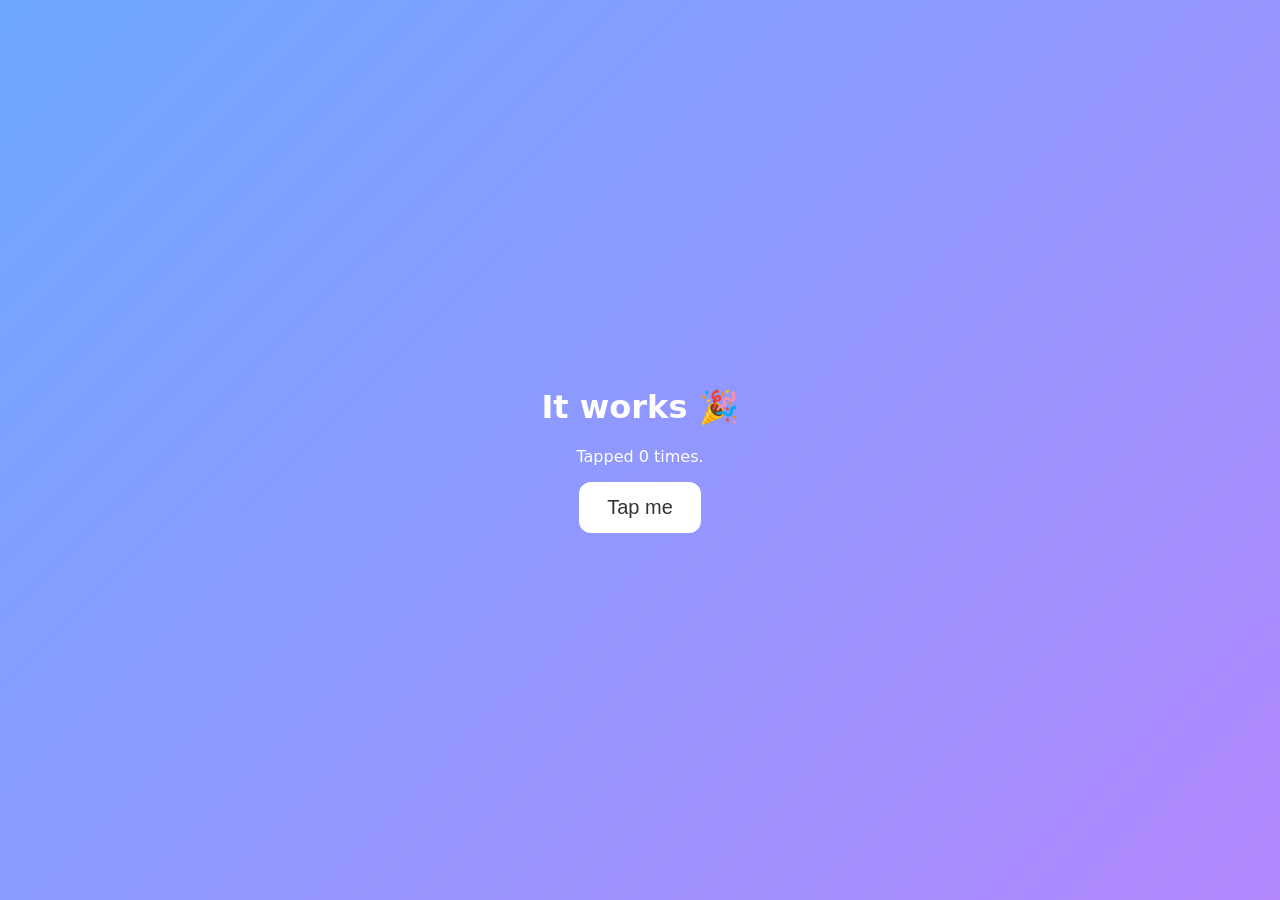
<file: projects/hello-web/index.html>
<!doctype html>
<html lang="en">
<head>
<meta charset="utf-8">
<meta name="viewport" content="width=device-width, initial-scale=1">
<title>Hello Web</title>
<link rel="stylesheet" href="./style.css">
</head>
<body>
  <main>
    <h1>It works 🎉</h1>
    <p>Tapped <span id="count">0</span> times.</p>
    <button id="btn">Tap me</button>
  </main>
  <script src="./app.js"></script>
</body>
</html>
</file>
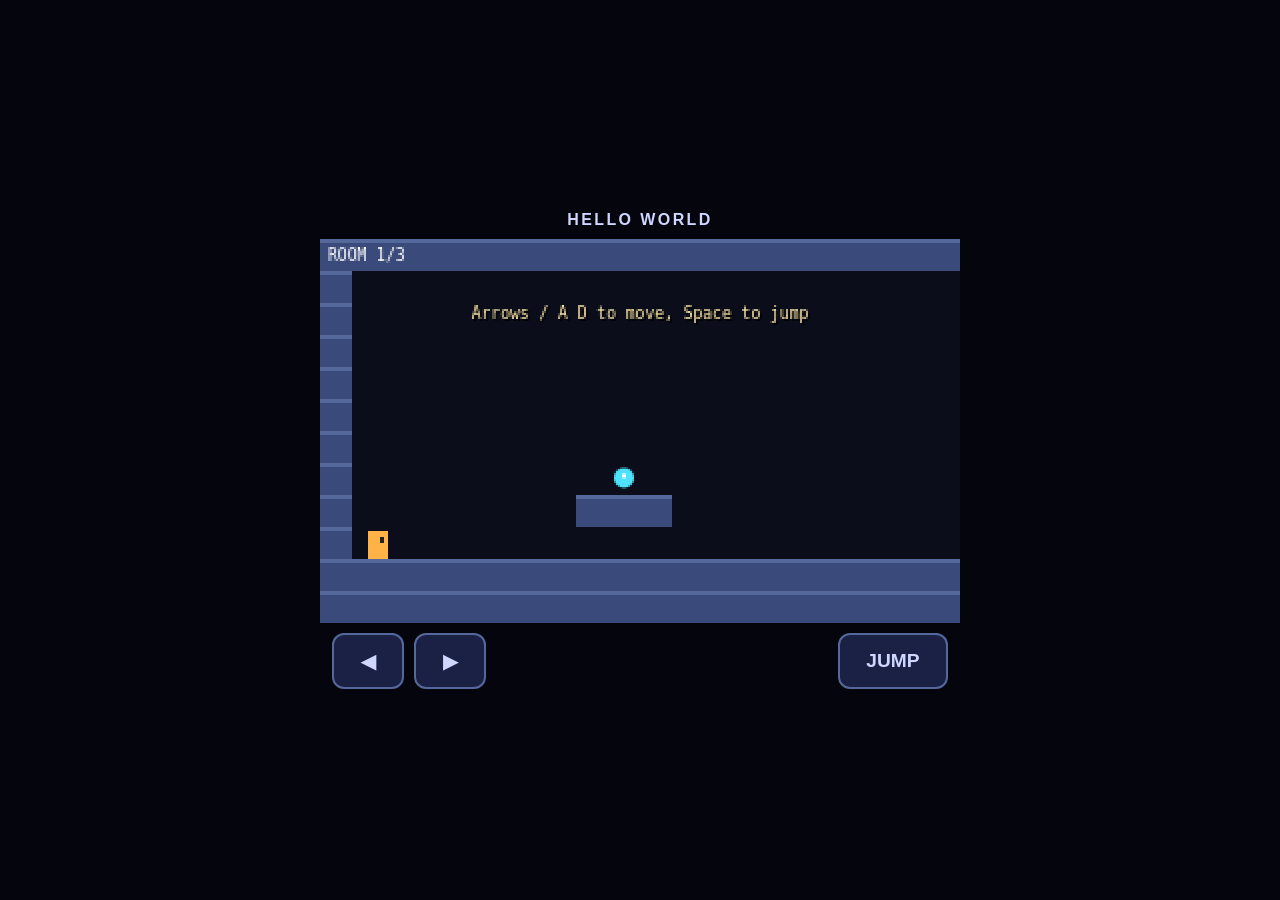
<file: projects/hello-world/index.html>
<!DOCTYPE html>
<html lang="en">
<head>
  <meta charset="UTF-8">
  <meta name="viewport" content="width=device-width, initial-scale=1, user-scalable=no">
  <title>Hello World - Tiny Metroidvania</title>
  <style>
    html, body { height: 100%; margin: 0; }
    body {
      display: flex; flex-direction: column; align-items: center; justify-content: center;
      gap: 10px; background: #05060d; color: #cfd6ff;
      font-family: -apple-system, BlinkMacSystemFont, "Segoe UI", Roboto, Helvetica, Arial, sans-serif;
      -webkit-user-select: none; user-select: none; touch-action: none;
    }
    h1 { margin: 0; font-size: 1rem; letter-spacing: .15em; text-transform: uppercase; }
    canvas {
      width: min(100vw, 640px, calc((100dvh - 120px) * 5 / 3));
      aspect-ratio: 320 / 192; image-rendering: pixelated; background: #0b0d1a;
    }
    #pad { display: flex; justify-content: space-between; width: min(100vw, 640px); padding: 0 12px; box-sizing: border-box; }
    #pad div { display: flex; gap: 10px; }
    button {
      min-width: 72px; height: 56px; font-size: 1.2rem; font-weight: 700;
      border: 2px solid #55689c; border-radius: 12px; background: #1a2144; color: #cfd6ff;
      touch-action: none;
    }
    button:active { background: #33417f; }
  </style>
</head>
<body>
  <h1>Hello World</h1>
  <canvas id="c" width="320" height="192"></canvas>
  <div id="pad">
    <div><button data-k="l">&#9664;</button><button data-k="r">&#9654;</button></div>
    <button data-k="j" style="min-width:110px">JUMP</button>
  </div>
<script>
const T = 16, W = 20, H = 12;
const mk = f => Array.from({length: H}, (_, y) => Array.from({length: W}, (_, x) => f(x, y) ? '#' : '.').join(''));
const rooms = [
  mk((x, y) => y == 0 || y >= 10 || x == 0 || (y == 8 && x >= 8 && x <= 10)),   // 1: start + orb
  mk((x, y) => y == 0 || y >= 10 || (x >= 10 && x <= 11 && y >= 5)),            // 2: tall wall
  mk((x, y) => y == 0 || y >= 10 || x == 19)                                      // 3: relic
];
const orb = {r: 0, x: 152, y: 118}, relic = {r: 2, x: 264, y: 152};
const cv = document.getElementById('c'), ctx = cv.getContext('2d');
const p = {x: 24, y: 146, vx: 0, vy: 0, w: 10, h: 14, ground: false, jumps: 0, face: 1};
const keys = {l: 0, r: 0, j: 0};
let room = 0, hasDJ = false, won = false, msg = 'Arrows / A D to move, Space to jump', msgT = 300, jPrev = false, tick = 0;

const solid = (tx, ty) => ty < 0 || ty >= H ? true : tx < 0 || tx >= W ? false : rooms[room][ty][tx] == '#';
function hit(x, y) {
  for (let tx = Math.floor(x / T); tx <= Math.floor((x + p.w - .01) / T); tx++)
    for (let ty = Math.floor(y / T); ty <= Math.floor((y + p.h - .01) / T); ty++)
      if (solid(tx, ty)) return true;
  return false;
}

function update() {
  tick++;
  const dir = keys.r - keys.l;
  p.vx = dir * 1.7; if (dir) p.face = dir;
  if (keys.j && !jPrev) {
    if (p.ground) { p.vy = -6.6; p.jumps = 1; }
    else if (hasDJ && p.jumps < 2) { p.vy = -6.6; p.jumps = 2; }
  }
  jPrev = keys.j;
  p.vy = Math.min(p.vy + 0.4, 8);

  p.x += p.vx;
  if (hit(p.x, p.y)) p.x -= p.vx;
  p.y += p.vy; p.ground = false;
  if (hit(p.x, p.y)) {
    p.y -= p.vy; p.y = Math.floor(p.y);
    const s = Math.sign(p.vy) || 1;
    while (!hit(p.x, p.y + s)) p.y += s;
    if (p.vy > 0) { p.ground = true; p.jumps = 0; }
    p.vy = 0;
  }

  const cx = p.x + p.w / 2, cy = p.y + p.h / 2;
  if (cx > W * T) { if (rooms[room + 1]) { room++; p.x -= W * T; } else p.x = W * T - p.w; }
  else if (cx < 0) { if (rooms[room - 1]) { room--; p.x += W * T; } else p.x = 0; }

  if (room == orb.r && !hasDJ && Math.abs(cx - orb.x) < 10 && Math.abs(cy - orb.y) < 10) {
    hasDJ = true; msg = 'Double Jump unlocked! Press jump in mid-air.'; msgT = 300;
  }
  if (room == relic.r && !won && Math.abs(cx - relic.x) < 10 && Math.abs(cy - relic.y) < 10) {
    won = true; msg = 'You found the ancient relic! Thanks for playing.'; msgT = 1e9;
  }
  if (msgT > 0) msgT--;
}

function draw() {
  ctx.fillStyle = '#0b0d1a'; ctx.fillRect(0, 0, 320, 192);
  rooms[room].forEach((row, ty) => {
    for (let tx = 0; tx < W; tx++) if (row[tx] == '#') {
      ctx.fillStyle = '#3a4a7a'; ctx.fillRect(tx * T, ty * T, T, T);
      ctx.fillStyle = '#55689c'; ctx.fillRect(tx * T, ty * T, T, 2);
    }
  });
  const pulse = Math.sin(tick / 10) * 1.5;
  if (room == orb.r && !hasDJ) {
    ctx.fillStyle = '#4de3ff'; ctx.beginPath(); ctx.arc(orb.x, orb.y + pulse, 5, 0, 7); ctx.fill();
    ctx.fillStyle = '#fff'; ctx.fillRect(orb.x - 1, orb.y - 2 + pulse, 2, 2);
  }
  if (room == relic.r && !won) {
    ctx.fillStyle = '#ffd34d'; ctx.beginPath();
    ctx.moveTo(relic.x, relic.y - 7 + pulse); ctx.lineTo(relic.x + 6, relic.y + pulse);
    ctx.lineTo(relic.x, relic.y + 7 + pulse); ctx.lineTo(relic.x - 6, relic.y + pulse); ctx.fill();
  }
  ctx.fillStyle = '#ffb347'; ctx.fillRect(p.x, p.y, p.w, p.h);
  ctx.fillStyle = '#222'; ctx.fillRect(p.x + (p.face > 0 ? 6 : 2), p.y + 3, 2, 3);
  ctx.font = '8px monospace'; ctx.textAlign = 'left'; ctx.fillStyle = '#fff';
  ctx.fillText('ROOM ' + (room + 1) + '/3' + (hasDJ ? '  [DOUBLE JUMP]' : ''), 4, 11);
  if (msgT > 0) {
    ctx.textAlign = 'center'; ctx.fillStyle = '#000'; ctx.fillText(msg, 161, 41);
    ctx.fillStyle = '#ffe9a8'; ctx.fillText(msg, 160, 40);
  }
}

let last = 0, acc = 0;
function loop(t) {
  acc += Math.min(t - last, 100); last = t;
  while (acc >= 1000 / 60) { update(); acc -= 1000 / 60; }
  draw(); requestAnimationFrame(loop);
}
requestAnimationFrame(loop);

const kmap = {ArrowLeft: 'l', KeyA: 'l', ArrowRight: 'r', KeyD: 'r', ArrowUp: 'j', KeyW: 'j', Space: 'j', KeyZ: 'j'};
addEventListener('keydown', e => { const k = kmap[e.code]; if (k) { keys[k] = 1; e.preventDefault(); } });
addEventListener('keyup', e => { const k = kmap[e.code]; if (k) keys[k] = 0; });
document.querySelectorAll('#pad button').forEach(b => {
  const k = b.dataset.k;
  b.addEventListener('pointerdown', e => { e.preventDefault(); keys[k] = 1; });
  ['pointerup', 'pointercancel', 'pointerleave'].forEach(n => b.addEventListener(n, () => keys[k] = 0));
});
addEventListener('contextmenu', e => e.preventDefault());
</script>
</body>
</html>
</file>
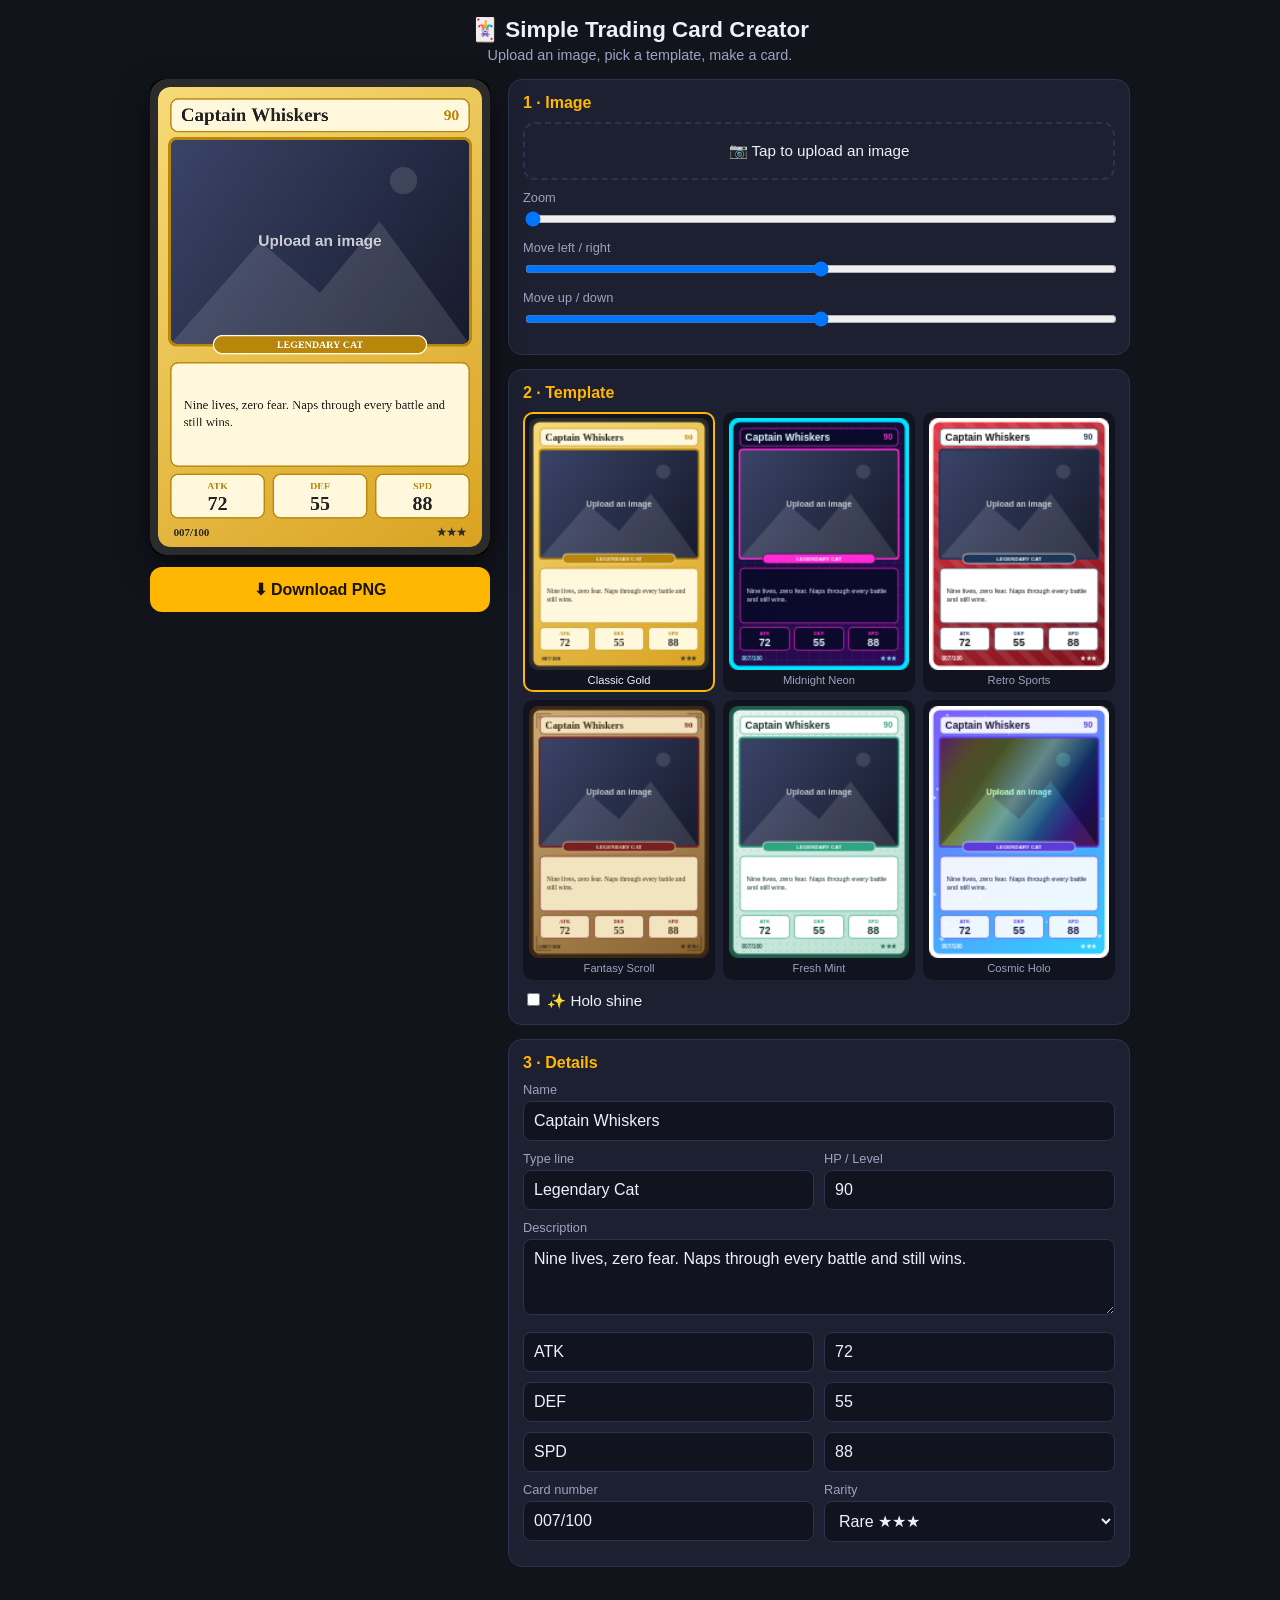
<file: projects/simple-trading-card-creator/index.html>
<!DOCTYPE html>
<html lang="en">
<head>
<meta charset="UTF-8">
<meta name="viewport" content="width=device-width, initial-scale=1">
<title>Simple Trading Card Creator</title>
<link rel="stylesheet" href="./style.css">
</head>
<body>
<header>
  <h1>🃏 Simple Trading Card Creator</h1>
  <p>Upload an image, pick a template, make a card.</p>
</header>

<main>
  <section class="preview">
    <canvas id="card" width="750" height="1050"></canvas>
    <button id="download" class="primary">⬇ Download PNG</button>
  </section>

  <section class="controls">
    <div class="group">
      <h2>1 · Image</h2>
      <label class="upload">
        <input type="file" id="file" accept="image/*">
        <span id="fileLabel">📷 Tap to upload an image</span>
      </label>
      <label>Zoom <input type="range" id="zoom" min="1" max="3" step="0.01" value="1"></label>
      <label>Move left / right <input type="range" id="ox" min="-0.5" max="0.5" step="0.01" value="0"></label>
      <label>Move up / down <input type="range" id="oy" min="-0.5" max="0.5" step="0.01" value="0"></label>
    </div>

    <div class="group">
      <h2>2 · Template</h2>
      <div id="templates" class="templates"></div>
      <label class="check"><input type="checkbox" id="holo"> ✨ Holo shine</label>
    </div>

    <div class="group">
      <h2>3 · Details</h2>
      <label>Name <input type="text" id="name" maxlength="28" value="Captain Whiskers"></label>
      <div class="row">
        <label>Type line <input type="text" id="type" maxlength="28" value="Legendary Cat"></label>
        <label>HP / Level <input type="text" id="hp" maxlength="8" value="90"></label>
      </div>
      <label>Description <textarea id="desc" rows="3" maxlength="140">Nine lives, zero fear. Naps through every battle and still wins.</textarea></label>
      <div class="stats">
        <div class="row"><input type="text" id="l0" maxlength="6" value="ATK"><input type="text" id="v0" maxlength="5" value="72"></div>
        <div class="row"><input type="text" id="l1" maxlength="6" value="DEF"><input type="text" id="v1" maxlength="5" value="55"></div>
        <div class="row"><input type="text" id="l2" maxlength="6" value="SPD"><input type="text" id="v2" maxlength="5" value="88"></div>
      </div>
      <div class="row">
        <label>Card number <input type="text" id="num" maxlength="10" value="007/100"></label>
        <label>Rarity
          <select id="rarity">
            <option value="1">Common ★</option>
            <option value="2">Uncommon ★★</option>
            <option value="3" selected>Rare ★★★</option>
            <option value="4">Legendary ★★★★</option>
          </select>
        </label>
      </div>
    </div>
  </section>
</main>
<script src="./app.js"></script>
</body>
</html>
</file>
<file: projects/hello-web/style.css>
body { margin: 0; min-height: 100vh; display: grid; place-items: center;
  font-family: system-ui, sans-serif; background: linear-gradient(135deg, #6ea8fe, #b388ff); color: #fff; }
main { text-align: center; padding: 16px; }
button { font-size: 20px; padding: 14px 28px; border: 0; border-radius: 12px; background: #fff; color: #333; }
</file>
<file: projects/simple-trading-card-creator/style.css>
:root{
  --bg:#12141c; --panel:#1c2030; --line:#2c3350; --text:#eef1fa; --muted:#9aa3c0; --accent:#ffb703;
}
*{box-sizing:border-box}
body{margin:0;background:var(--bg);color:var(--text);font-family:-apple-system,BlinkMacSystemFont,"Segoe UI",Roboto,Arial,sans-serif;padding:16px;padding-bottom:40px}
header{text-align:center;margin-bottom:16px}
h1{font-size:1.4rem;margin:0 0 4px}
header p{margin:0;color:var(--muted);font-size:.9rem}
main{max-width:980px;margin:0 auto;display:grid;gap:18px}
@media(min-width:820px){main{grid-template-columns:340px 1fr;align-items:start}.preview{position:sticky;top:16px}}
.preview{display:flex;flex-direction:column;align-items:center;gap:12px}
#card{width:100%;max-width:340px;height:auto;border-radius:14px;box-shadow:0 12px 32px rgba(0,0,0,.55);background:#000}
.group{background:var(--panel);border:1px solid var(--line);border-radius:14px;padding:14px;margin-bottom:14px}
.group h2{margin:0 0 10px;font-size:1rem;color:var(--accent)}
label{display:block;font-size:.8rem;color:var(--muted);margin-bottom:10px}
label.check{color:var(--text);font-size:.95rem;margin:10px 0 0}
input[type=text],textarea,select{width:100%;margin-top:4px;padding:10px;border-radius:8px;border:1px solid var(--line);background:#11141f;color:var(--text);font-size:16px;font-family:inherit}
textarea{resize:vertical}
input[type=range]{width:100%;margin-top:6px}
.row{display:flex;gap:10px}
.row>*{flex:1;min-width:0}
.stats{margin-bottom:10px}
.stats .row{margin-bottom:6px}
.upload{border:2px dashed var(--line);border-radius:12px;text-align:center;padding:18px 10px;cursor:pointer;color:var(--text);font-size:.95rem}
.upload input{display:none}
.upload:active{background:#222844}
button.primary{background:var(--accent);color:#1a1300;font-weight:700;font-size:1rem;border:0;border-radius:12px;padding:13px 22px;width:100%;max-width:340px;cursor:pointer}
button.primary:active{transform:scale(.98)}
.templates{display:grid;grid-template-columns:repeat(3,1fr);gap:8px}
.tpl{border:2px solid transparent;border-radius:10px;padding:4px;background:#11141f;cursor:pointer;text-align:center;color:var(--muted);font-size:.7rem}
.tpl canvas{width:100%;height:auto;border-radius:6px;display:block;margin-bottom:4px}
.tpl.active{border-color:var(--accent);color:var(--text)}
</file>
